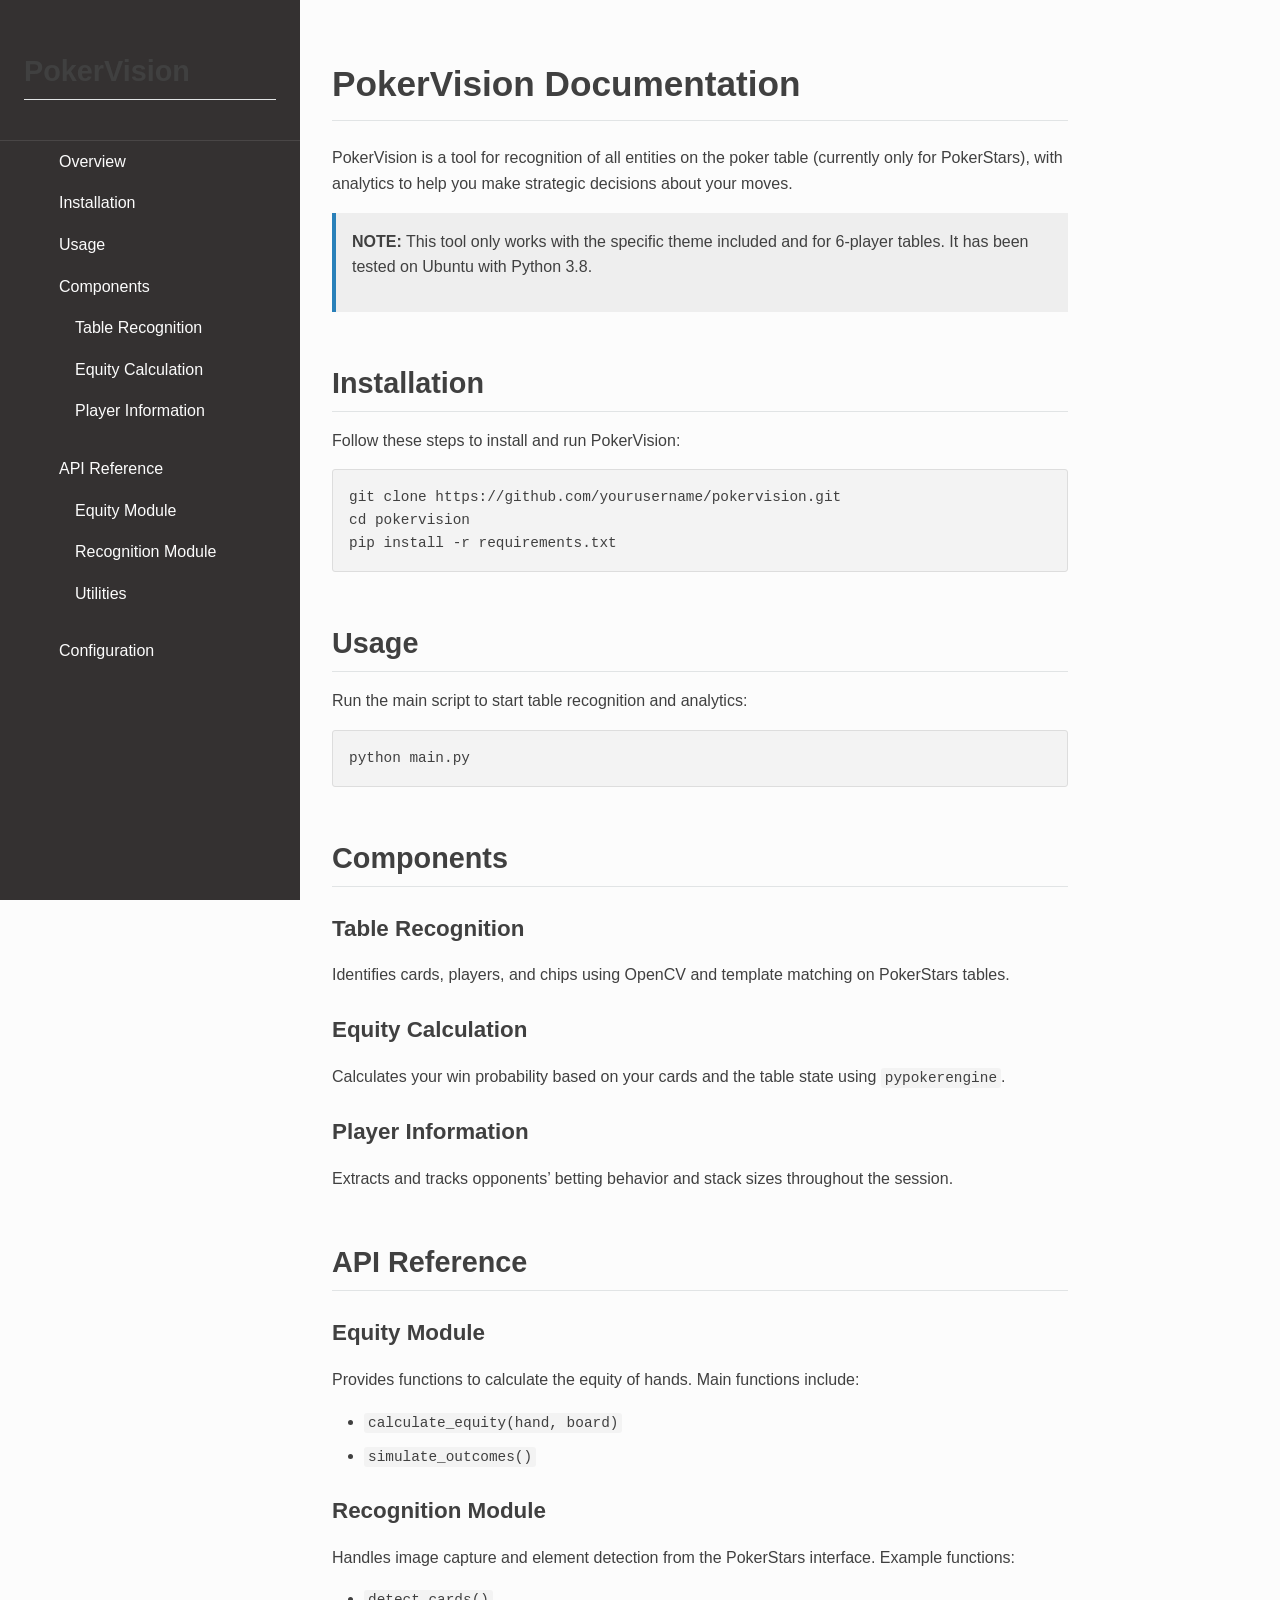
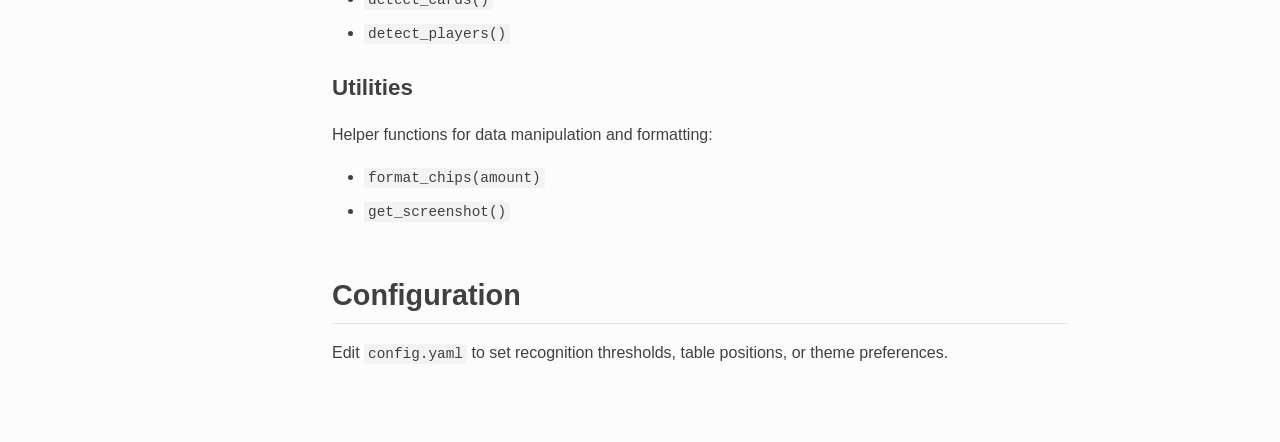
<file: docs/index.html>
<!DOCTYPE html>
<html lang="en">
<head>
    <meta charset="UTF-8" />
    <meta name="viewport" content="width=device-width, initial-scale=1.0" />
    <title>PokerVision Documentation</title>
    <link rel="stylesheet" href="styles.css" />
</head>
<body>
    <div class="documentation">
        <!-- Sidebar Navigation -->
        <div class="sidebar">
            <div class="sidebar-header">
                <h2>PokerVision</h2>
            </div>
            <nav>
                <ul>
                    <li><a href="#overview">Overview</a></li>
                    <li><a href="#installation">Installation</a></li>
                    <li><a href="#usage">Usage</a></li>
                    <li>
                        <a href="#components">Components</a>
                        <ul>
                            <li><a href="#table-recognition">Table Recognition</a></li>
                            <li><a href="#equity-calculation">Equity Calculation</a></li>
                            <li><a href="#player-info">Player Information</a></li>
                        </ul>
                    </li>
                    <li>
                        <a href="#api">API Reference</a>
                        <ul>
                            <li><a href="#equity-api">Equity Module</a></li>
                            <li><a href="#recognition-api">Recognition Module</a></li>
                            <li><a href="#utils-api">Utilities</a></li>
                        </ul>
                    </li>
                    <li><a href="#configuration">Configuration</a></li>
                </ul>
            </nav>
        </div>

        <!-- Main Content -->
        <div class="content">
            <section id="overview">
                <h1>PokerVision Documentation</h1>
                <p>
                    PokerVision is a tool for recognition of all entities on the poker table (currently only for PokerStars), with analytics to help you make strategic decisions about your moves.
                </p>
                <div class="note">
                    <p><strong>NOTE:</strong> This tool only works with the specific theme included and for 6-player tables. It has been tested on Ubuntu with Python 3.8.</p>
                </div>
            </section>

            <section id="installation">
                <h2>Installation</h2>
                <p>Follow these steps to install and run PokerVision:</p>
                <div class="code-block">
                    <pre><code>git clone https://github.com/yourusername/pokervision.git
cd pokervision
pip install -r requirements.txt</code></pre>
                </div>
            </section>

            <section id="usage">
                <h2>Usage</h2>
                <p>Run the main script to start table recognition and analytics:</p>
                <div class="code-block">
                    <pre><code>python main.py</code></pre>
                </div>
            </section>

            <section id="components">
                <h2>Components</h2>

                <h3 id="table-recognition">Table Recognition</h3>
                <p>Identifies cards, players, and chips using OpenCV and template matching on PokerStars tables.</p>

                <h3 id="equity-calculation">Equity Calculation</h3>
                <p>Calculates your win probability based on your cards and the table state using <code>pypokerengine</code>.</p>

                <h3 id="player-info">Player Information</h3>
                <p>Extracts and tracks opponents’ betting behavior and stack sizes throughout the session.</p>
            </section>

            <section id="api">
                <h2>API Reference</h2>

                <h3 id="equity-api">Equity Module</h3>
                <p>Provides functions to calculate the equity of hands. Main functions include:</p>
                <ul>
                    <li><code>calculate_equity(hand, board)</code></li>
                    <li><code>simulate_outcomes()</code></li>
                </ul>

                <h3 id="recognition-api">Recognition Module</h3>
                <p>Handles image capture and element detection from the PokerStars interface. Example functions:</p>
                <ul>
                    <li><code>detect_cards()</code></li>
                    <li><code>detect_players()</code></li>
                </ul>

                <h3 id="utils-api">Utilities</h3>
                <p>Helper functions for data manipulation and formatting:</p>
                <ul>
                    <li><code>format_chips(amount)</code></li>
                    <li><code>get_screenshot()</code></li>
                </ul>
            </section>

            <section id="configuration">
                <h2>Configuration</h2>
                <p>Edit <code>config.yaml</code> to set recognition thresholds, table positions, or theme preferences.</p>
            </section>
        </div>
    </div>
</body>
</html>
</file>
<file: docs/styles.css>
/* Base styles */
:root {
    --primary-color: #2980b9;
    --sidebar-bg: #343131;
    --sidebar-text: #fcfcfc;
    --main-bg: #fcfcfc;
    --text-color: #404040;
    --code-bg: #f3f3f3;
    --border-color: #e1e4e5;
    --note-bg: #eee;
}

* {
    box-sizing: border-box;
    margin: 0;
    padding: 0;
}

body {
    font-family: 'Lato', 'Helvetica Neue', Arial, sans-serif;
    line-height: 1.6;
    color: var(--text-color);
    background-color: var(--main-bg);
}

.documentation {
    display: flex;
    min-height: 100vh;
}

/* Sidebar styles */
.sidebar {
    width: 300px;
    background-color: var(--sidebar-bg);
    color: var(--sidebar-text);
    padding: 1.5rem 0;
    position: fixed;
    height: 100vh;
    overflow-y: auto;
}

.sidebar-header {
    padding: 0 1.5rem 1.5rem;
    border-bottom: 1px solid rgba(255, 255, 255, 0.1);
}

.sidebar nav ul {
    list-style: none;
}

.sidebar nav ul li {
    margin: 0;
}

.sidebar nav ul li a {
    color: var(--sidebar-text);
    text-decoration: none;
    padding: 0.5rem 1.5rem;
    display: block;
    border-left: 3px solid transparent;
}

.sidebar nav ul li a:hover {
    background-color: rgba(255, 255, 255, 0.05);
    border-left: 3px solid var(--primary-color);
}

.sidebar nav ul ul {
    margin-left: 1rem;
}

/* Content styles */
.content {
    flex: 1;
    margin-left: 300px;
    padding: 2rem;
    max-width: 800px;
}

h1, h2, h3, h4 {
    margin: 1.5rem 0 1rem;
    font-weight: 700;
    color: #404040;
}

h1 {
    font-size: 2.2rem;
    border-bottom: 1px solid var(--border-color);
    padding-bottom: 0.5rem;
    margin-bottom: 1.5rem;
}

h2 {
    font-size: 1.8rem;
    border-bottom: 1px solid var(--border-color);
    padding-bottom: 0.3rem;
}

h3 {
    font-size: 1.4rem;
}

h4 {
    font-size: 1.2rem;
}

p {
    margin-bottom: 1rem;
}

ul, ol {
    margin: 0 0 1rem 2rem;
}

li {
    margin-bottom: 0.5rem;
}

.note {
    background-color: var(--note-bg);
    padding: 1rem;
    margin: 1rem 0;
    border-left: 4px solid var(--primary-color);
}

code {
    font-family: 'Consolas', 'Monaco', 'Andale Mono', monospace;
    background-color: var(--code-bg);
    padding: 2px 4px;
    border-radius: 3px;
    font-size: 0.9em;
}

.code-block {
    margin: 1rem 0;
    background-color: var(--code-bg);
    border: 1px solid #ddd;
    border-radius: 3px;
    overflow-x: auto;
}

.code-block pre {
    padding: 1rem;
    margin: 0;
}

.code-block code {
    background-color: transparent;
    padding: 0;
    border-radius: 0;
    font-size: 0.9em;
    display: block;
    white-space: pre;
}

section {
    margin-bottom: 3rem;
}

footer {
    margin-top: 4rem;
    padding-top: 2rem;
    border-top: 1px solid var(--border-color);
    color: #777;
    font-size: 0.9rem;
}

/* Responsive adjustments */
@media (max-width: 992px) {
    .documentation {
        flex-direction: column;
    }
    
    .sidebar {
        width: 100%;
        height: auto;
        position: relative;
    }
    
    .content {
        margin-left: 0;
        padding: 1.5rem;
    }
}
</file>
